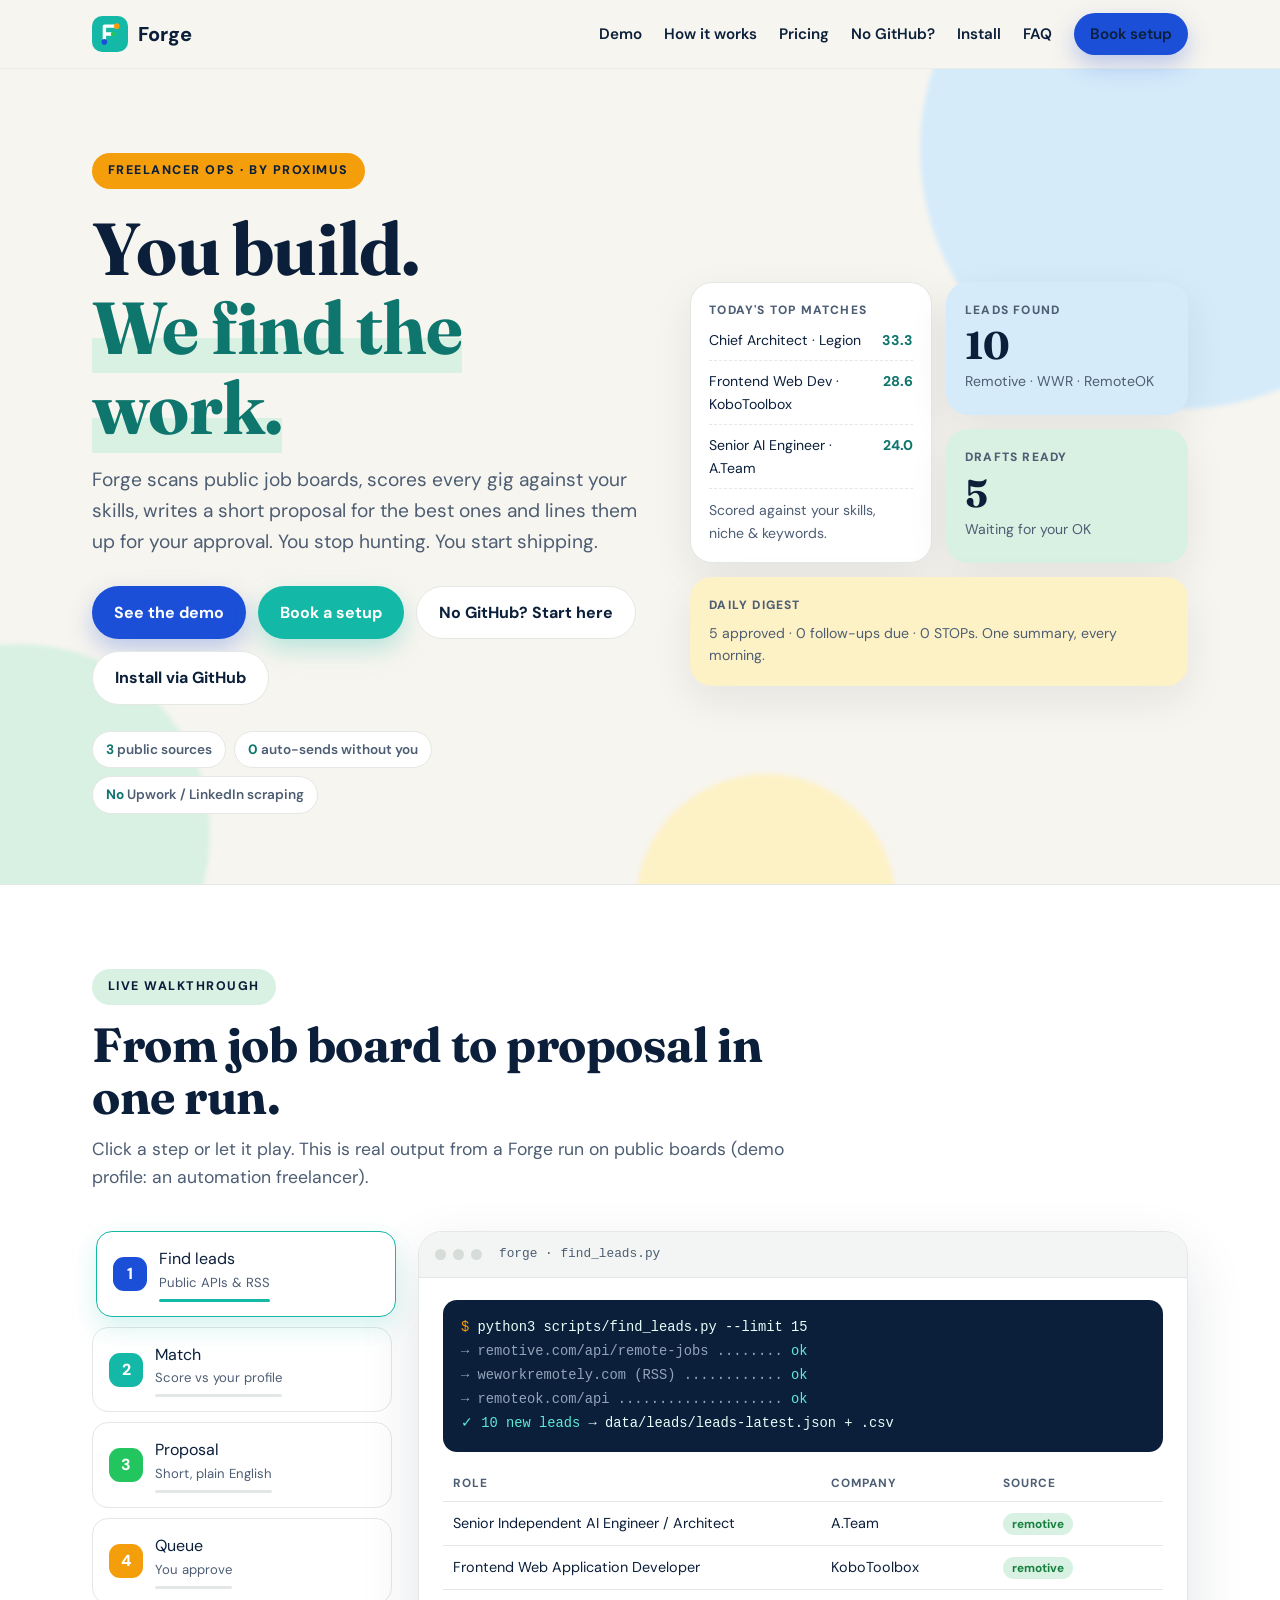
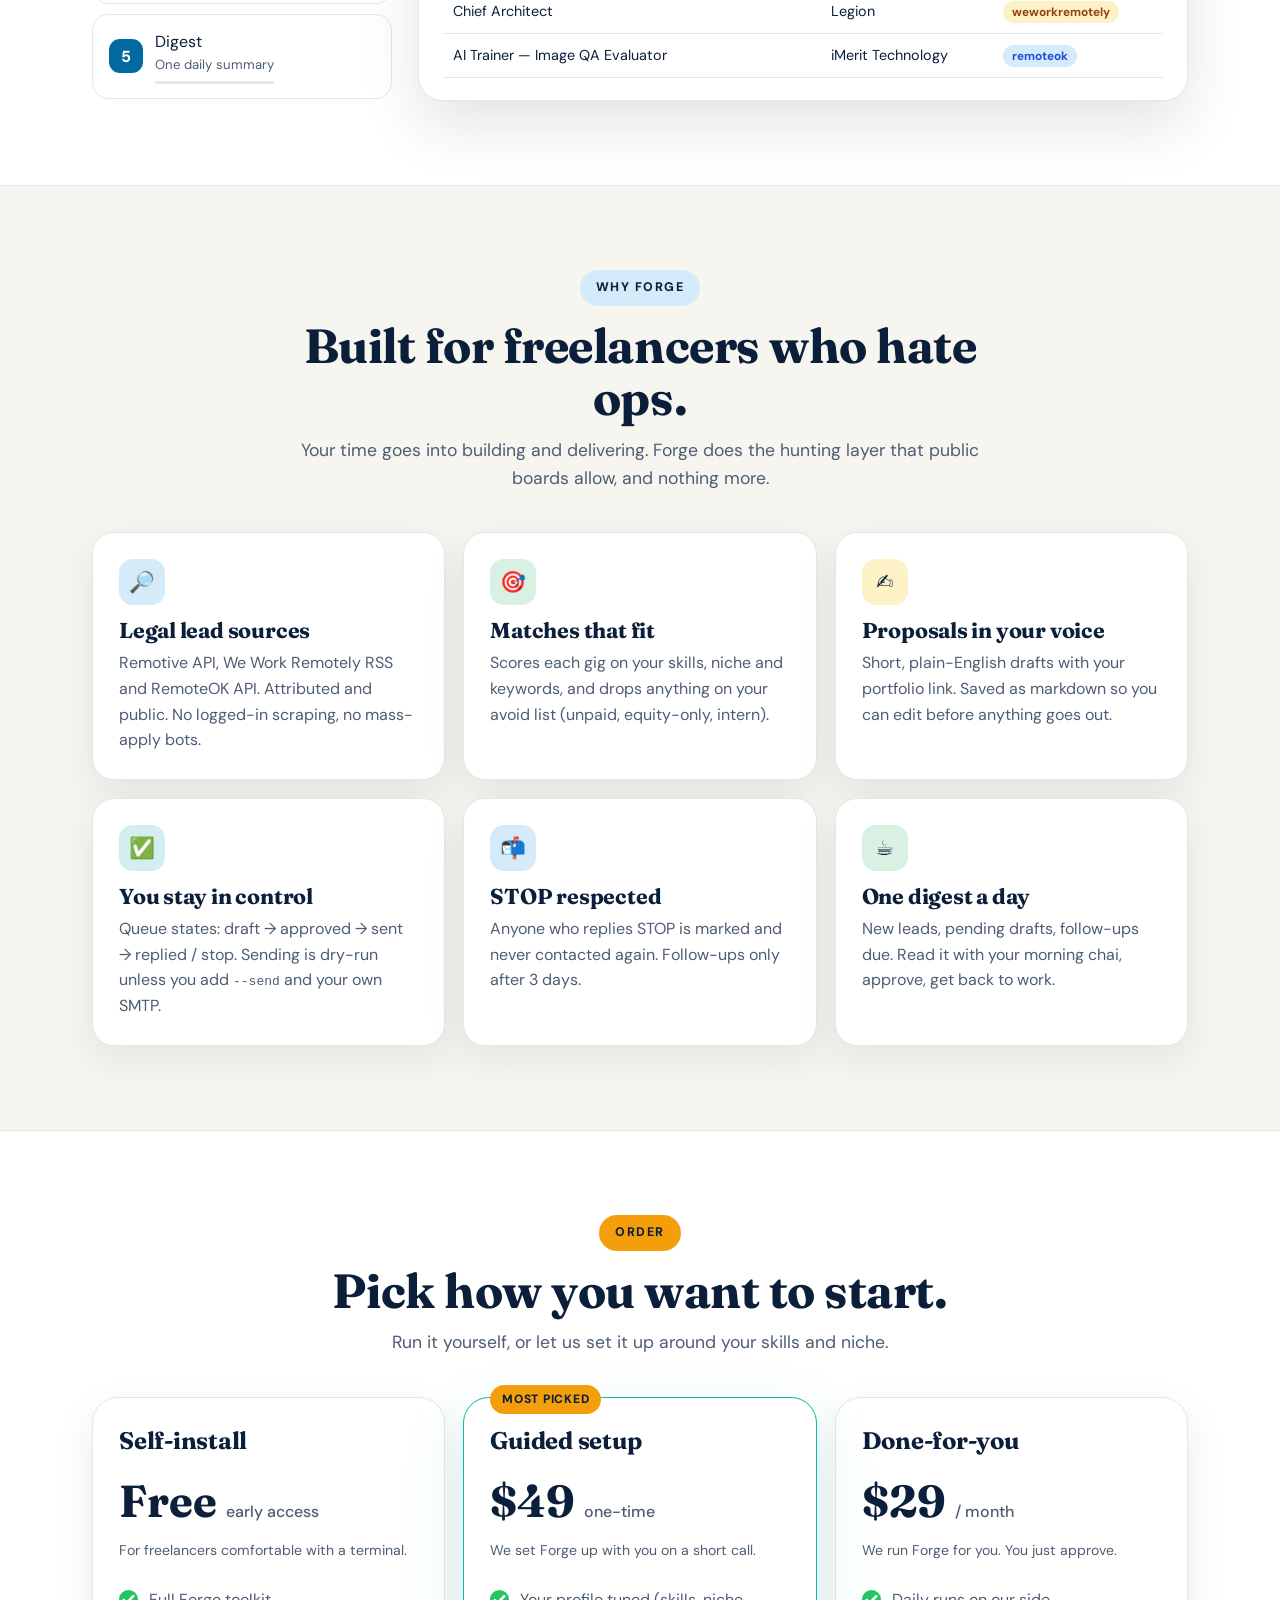
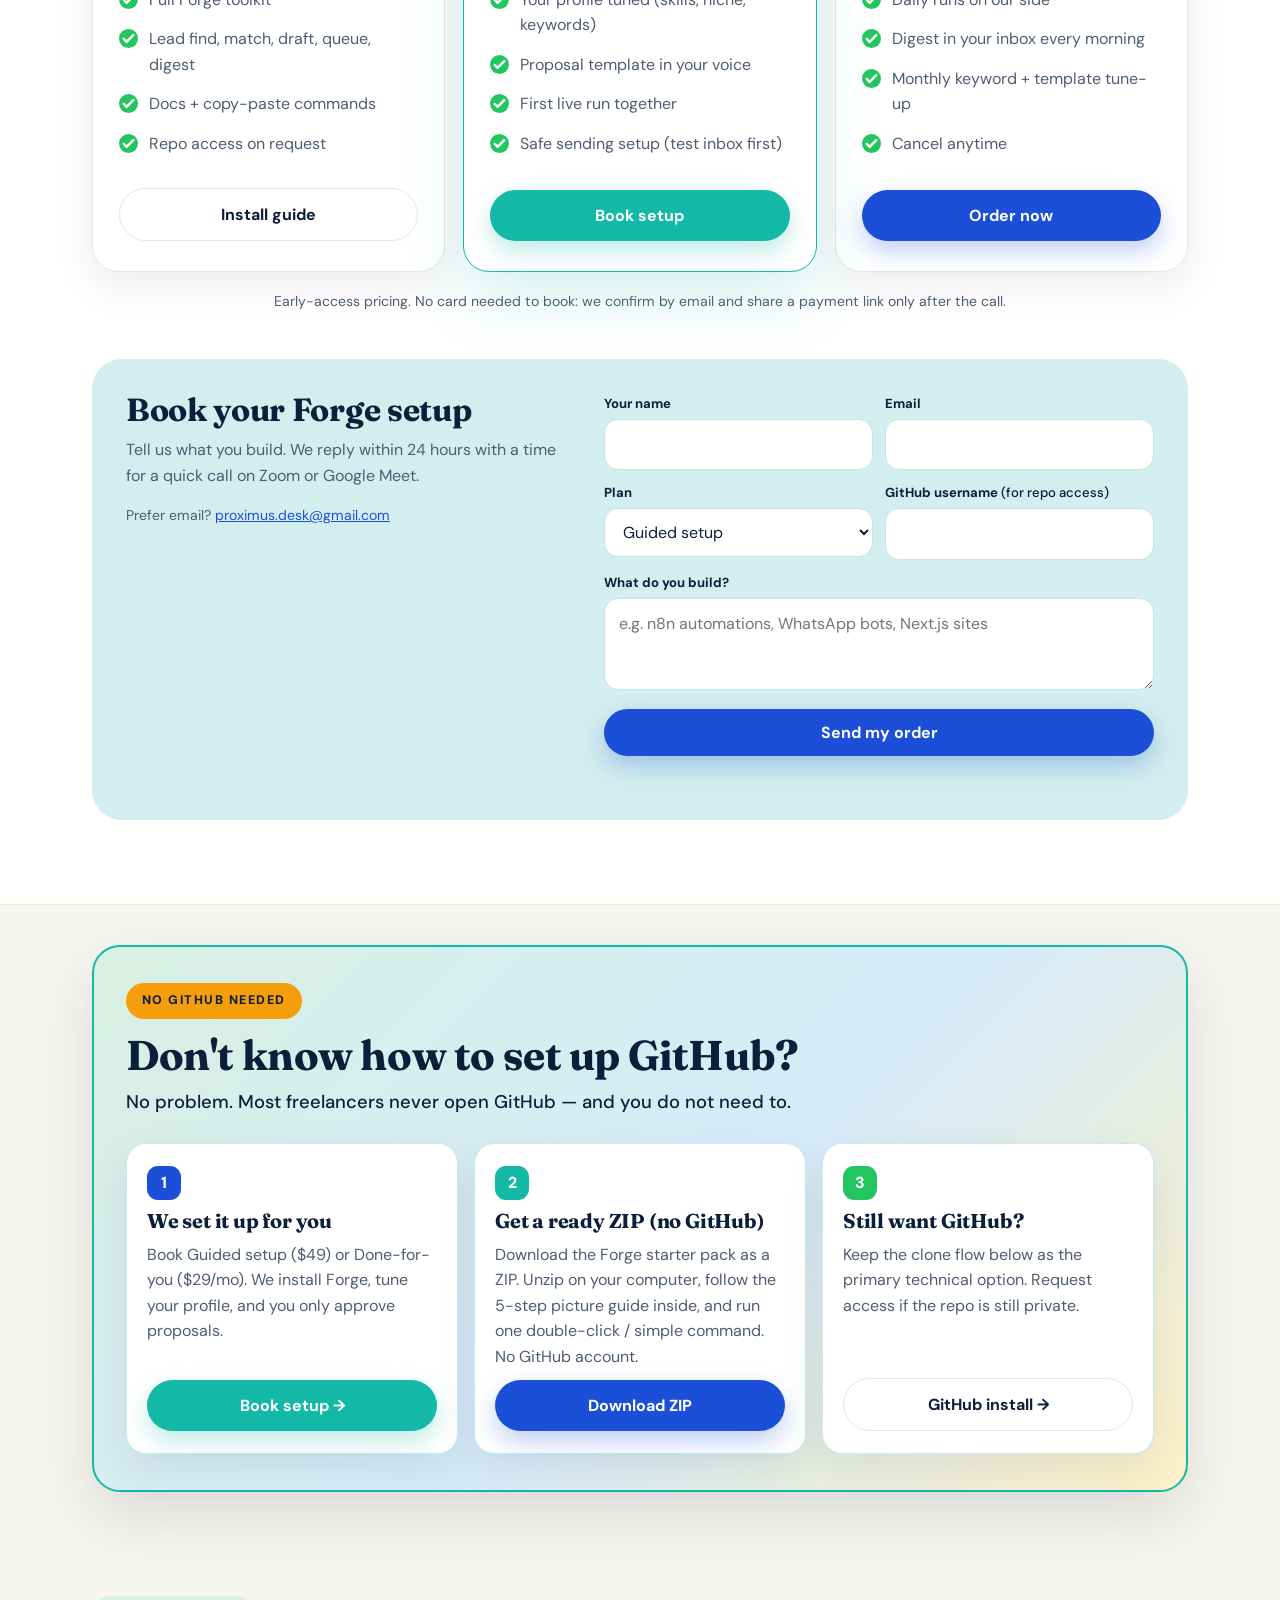
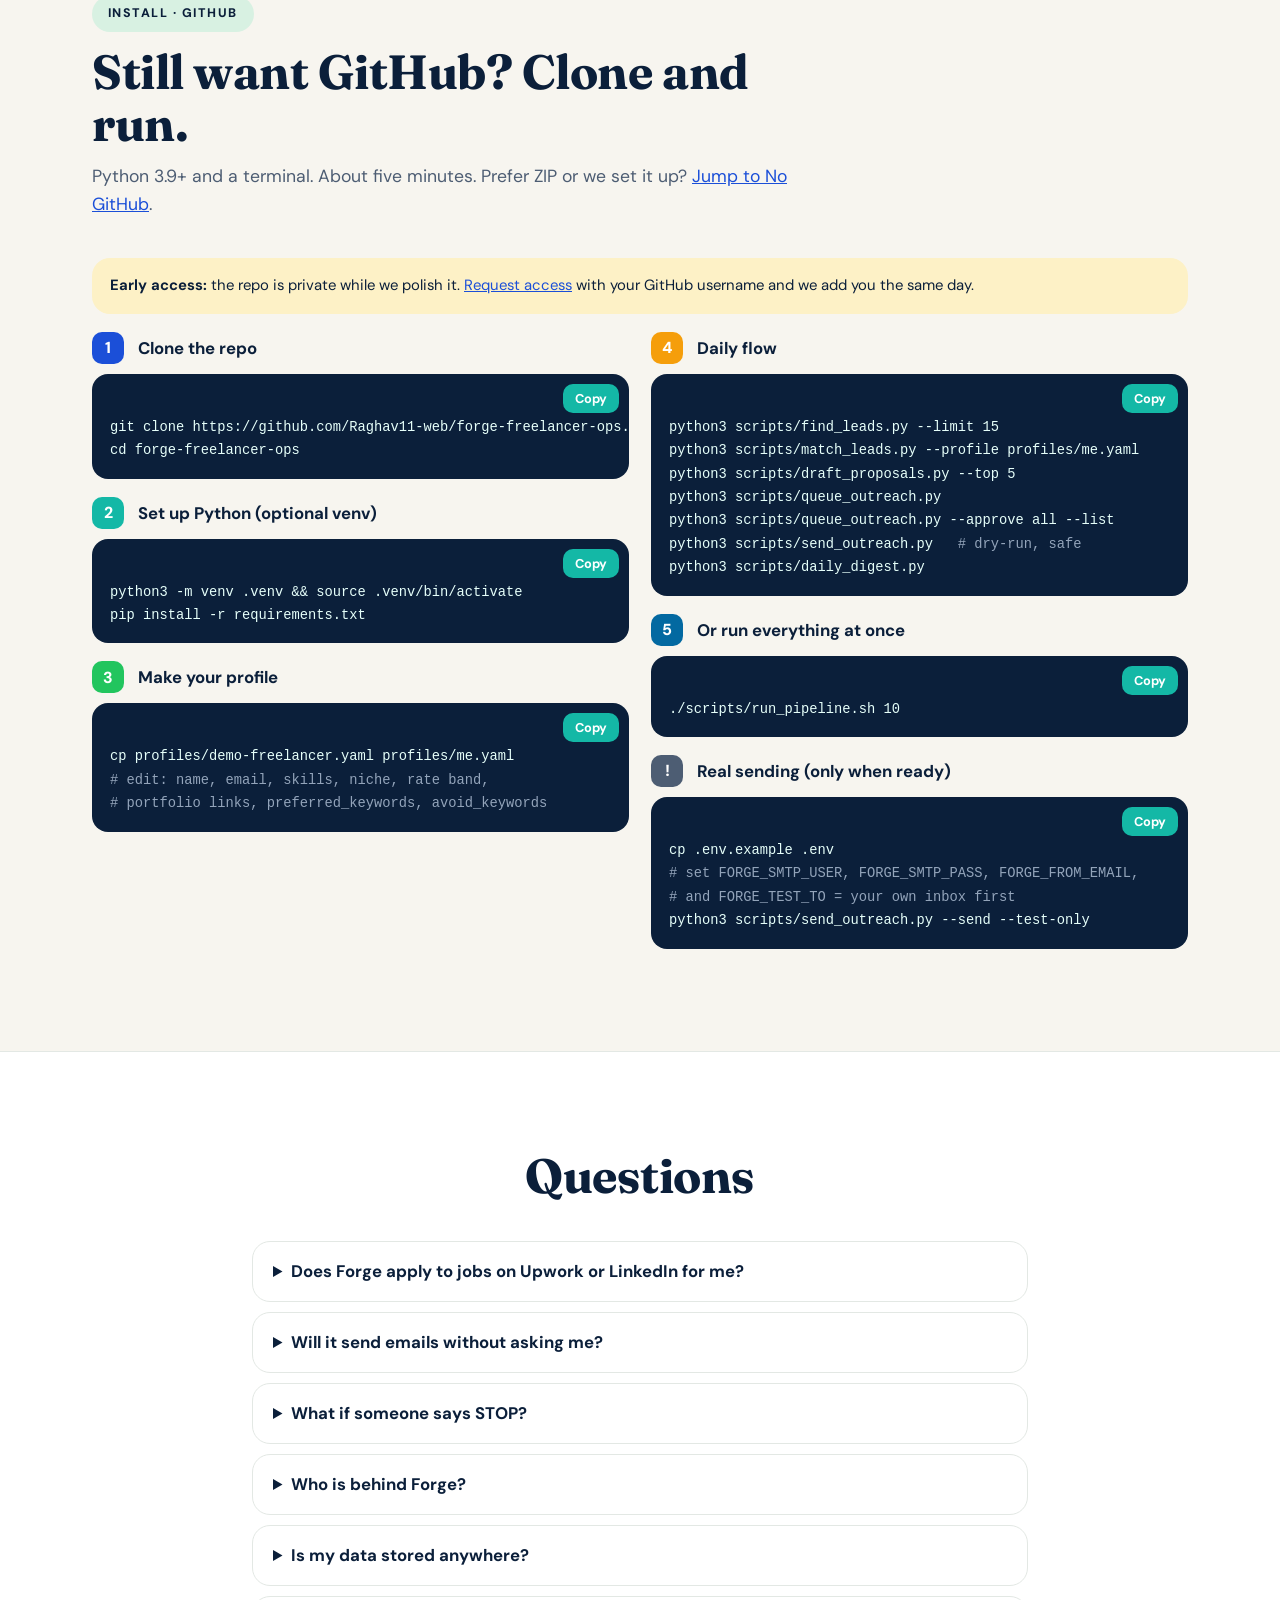
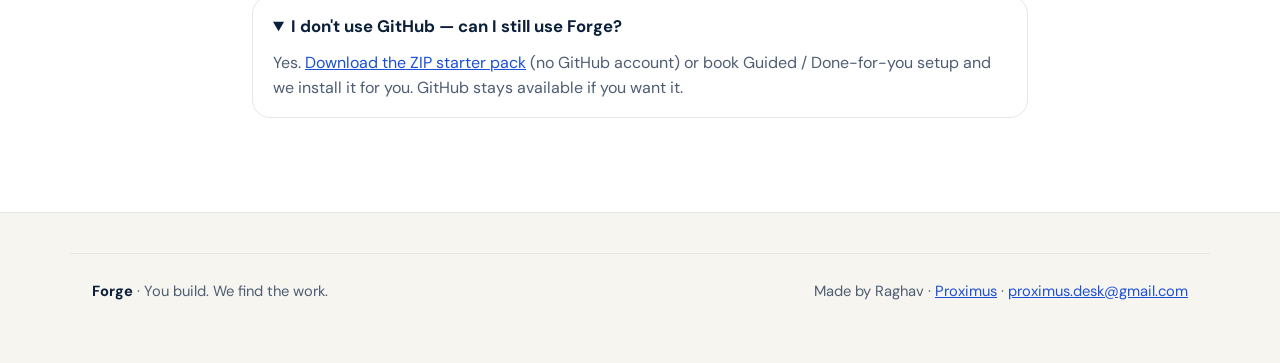
<file: index.html>
<!DOCTYPE html>
<html lang="en">
<head>
<meta charset="UTF-8">
<meta name="viewport" content="width=device-width, initial-scale=1">
<title>Forge — You build. We find the work.</title>
<meta name="description" content="Forge finds freelance gigs on public job boards, matches them to your skills, drafts short proposals and queues outreach for your approval. You build. We find the work.">
<meta property="og:title" content="Forge — You build. We find the work.">
<meta property="og:description" content="Lead find → match → proposal → queue. A freelancer ops toolkit by Raghav at Proximus.">
<meta property="og:type" content="website">
<meta name="theme-color" content="#14B8A6">
<link rel="icon" href="/favicon.svg" type="image/svg+xml">
<link rel="preconnect" href="https://fonts.googleapis.com"><link rel="preconnect" href="https://fonts.gstatic.com" crossorigin>
<link href="https://fonts.googleapis.com/css2?family=DM+Sans:opsz,wght@9..40,400;9..40,500;9..40,700;9..40,800&family=Fraunces:opsz,wght@9..144,600;9..144,700&display=swap" rel="stylesheet">
<link rel="stylesheet" href="/style.css">
</head>
<body>
<nav><div class="wrap">
  <a class="brand" href="#top"><img src="/assets/forge-mark.svg" alt="" width="36" height="36"> Forge</a>
  <div class="links">
    <a href="#demo">Demo</a><a href="#how">How it works</a><a href="#pricing">Pricing</a><a href="#no-github">No GitHub?</a><a href="#install">Install</a><a href="#faq">FAQ</a>
    <a class="btn btn-p btn-sm" href="#order">Book setup</a>
  </div>
</div></nav>

<header class="hero" id="top">
  <div class="blob" style="width:520px;height:520px;background:var(--sky);right:-160px;top:-180px"></div>
  <div class="blob" style="width:380px;height:380px;background:var(--mint);left:-170px;bottom:-140px"></div>
  <div class="blob" style="width:260px;height:260px;background:var(--butter);right:30%;bottom:-150px"></div>
  <div class="wrap">
    <div>
      <span class="tag">Freelancer ops · by Proximus</span>
      <h1>You build.<br><em>We find the work.</em></h1>
      <p class="lead">Forge scans public job boards, scores every gig against your skills, writes a short proposal for the best ones and lines them up for your approval. You stop hunting. You start shipping.</p>
      <div class="cta">
        <a class="btn btn-p" href="#demo">See the demo</a>
        <a class="btn btn-t" href="#order">Book a setup</a>
        <a class="btn btn-g" href="#no-github">No GitHub? Start here</a>
        <a class="btn btn-g" href="#install">Install via GitHub</a>
      </div>
      <div class="chips">
        <span class="chip"><b>3</b> public sources</span>
        <span class="chip"><b>0</b> auto-sends without you</span>
        <span class="chip"><b>No</b> Upwork / LinkedIn scraping</span>
      </div>
    </div>
    <div class="board" aria-hidden="true">
      <div class="pin tall">
        <div class="k">Today's top matches</div>
        <div class="lead-row"><span>Chief Architect · Legion</span><span class="score">33.3</span></div>
        <div class="lead-row"><span>Frontend Web Dev · KoboToolbox</span><span class="score">28.6</span></div>
        <div class="lead-row"><span>Senior AI Engineer · A.Team</span><span class="score">24.0</span></div>
        <p class="mini" style="margin-top:10px">Scored against your skills, niche &amp; keywords.</p>
      </div>
      <div class="pin sky"><div class="k">Leads found</div><div class="big">10</div><p class="mini">Remotive · WWR · RemoteOK</p></div>
      <div class="pin mint"><div class="k">Drafts ready</div><div class="big">5</div><p class="mini">Waiting for your OK</p></div>
      <div class="pin butter" style="grid-column:span 2"><div class="k">Daily digest</div><p class="mini" style="margin-top:6px">5 approved · 0 follow-ups due · 0 STOPs. One summary, every morning.</p></div>
    </div>
  </div>
</header>

<section id="demo" class="alt">
  <div class="wrap">
    <div class="sec-h"><span class="tag" style="background:var(--mint)">Live walkthrough</span><h2>From job board to proposal in one run.</h2><p>Click a step or let it play. This is real output from a Forge run on public boards (demo profile: an automation freelancer).</p></div>
    <div class="demo">
      <div class="steps" role="tablist">
        <button class="step on" data-step="0" role="tab"><span class="n c1">1</span><span>Find leads<small>Public APIs &amp; RSS</small><div class="bar"><i></i></div></span></button>
        <button class="step" data-step="1" role="tab"><span class="n c2">2</span><span>Match<small>Score vs your profile</small><div class="bar"><i></i></div></span></button>
        <button class="step" data-step="2" role="tab"><span class="n c3">3</span><span>Proposal<small>Short, plain English</small><div class="bar"><i></i></div></span></button>
        <button class="step" data-step="3" role="tab"><span class="n c4">4</span><span>Queue<small>You approve</small><div class="bar"><i></i></div></span></button>
        <button class="step" data-step="4" role="tab"><span class="n c5">5</span><span>Digest<small>One daily summary</small><div class="bar"><i></i></div></span></button>
      </div>
      <div class="screen">
        <div class="top"><i></i><i></i><i></i><span id="scr-title">forge · find_leads.py</span></div>

        <div class="pane on" data-title="forge · find_leads.py">
<div class="term"><span class="p">$</span> python3 scripts/find_leads.py --limit 15
<span class="dim">→ remotive.com/api/remote-jobs ........</span> <span class="ok">ok</span>
<span class="dim">→ weworkremotely.com (RSS) ............</span> <span class="ok">ok</span>
<span class="dim">→ remoteok.com/api ....................</span> <span class="ok">ok</span>
<span class="ok">✓ 10 new leads</span> → data/leads/leads-latest.json + .csv</div>
          <table class="t"><thead><tr><th>Role</th><th>Company</th><th>Source</th></tr></thead><tbody>
            <tr><td>Senior Independent AI Engineer / Architect</td><td>A.Team</td><td><span class="src r">remotive</span></td></tr>
            <tr><td>Frontend Web Application Developer</td><td>KoboToolbox</td><td><span class="src r">remotive</span></td></tr>
            <tr><td>Chief Architect</td><td>Legion</td><td><span class="src w">weworkremotely</span></td></tr>
            <tr><td>AI Trainer — Image QA Evaluator</td><td>iMerit Technology</td><td><span class="src">remoteok</span></td></tr>
          </tbody></table>
        </div>

        <div class="pane" data-title="forge · match_leads.py">
<div class="term"><span class="p">$</span> python3 scripts/match_leads.py --profile profiles/you.yaml
<span class="ok">✓ 10 leads scored</span> <span class="dim">· skills · niche · preferred keywords · avoid list</span></div>
          <table class="t"><thead><tr><th>Lead</th><th>Why it matched</th><th>Score</th></tr></thead><tbody>
            <tr><td>Chief Architect · Legion</td><td><div class="hits"><span>automation</span><span>python</span><span>llm</span><span>integration</span></div></td><td><div class="meter"><i style="width:82%"></i></div> 33.3</td></tr>
            <tr><td>Frontend Web Dev · KoboToolbox</td><td><div class="hits"><span>api</span><span>python</span><span>bot</span></div></td><td><div class="meter"><i style="width:70%"></i></div> 28.6</td></tr>
            <tr><td>AI Engineer · A.Team</td><td><div class="hits"><span>contract</span><span>llm</span><span>ai</span><span>api</span></div></td><td><div class="meter"><i style="width:59%"></i></div> 24.0</td></tr>
          </tbody></table>
        </div>

        <div class="pane" data-title="data/proposals/05-a-team-senior-ai-engineer.md">
          <div class="mail">
            <div class="h"><b>Subject:</b> Re: Senior Independent AI Engineer / Architect — quick fit check &nbsp; <span class="badge b-draft">draft · not sent</span></div>
            <p>Hi A.Team team,</p>
            <p>I saw your post for Senior Independent AI Engineer / Architect. I build simple automation for shops and startups: auto replies, lead capture, bookings and daily reports.</p>
            <p>For this role, I can help with AI and API work. I can start with a short paid demo on one real workflow, then we decide.</p>
            <p>If this fits, reply here and I will share a 3-step plan for your use case.</p>
            <p>Thanks,<br>Your name · your portfolio link</p>
          </div>
          <p class="demo-cap">Drafts are markdown files. Edit the tone, then approve only the ones you like.</p>
        </div>

        <div class="pane" data-title="forge · queue_outreach.py --list">
<div class="term"><span class="p">$</span> python3 scripts/queue_outreach.py --approve all --list
<span class="p">$</span> python3 scripts/send_outreach.py   <span class="dim"># dry-run, nothing leaves your machine</span></div>
          <table class="t"><thead><tr><th>Queue item</th><th>Company</th><th>Status</th></tr></thead><tbody>
            <tr><td>q-b097529389b2</td><td>A.Team</td><td><span class="badge b-ok">approved</span></td></tr>
            <tr><td>q-1fe63726f303</td><td>KoboToolbox</td><td><span class="badge b-ok">approved</span></td></tr>
            <tr><td>q-47fe2f515b7e</td><td>Legion</td><td><span class="badge b-draft">draft</span></td></tr>
            <tr><td>q-example-stop</td><td>Replied "STOP"</td><td><span class="badge b-stop">stop · never contacted again</span></td></tr>
          </tbody></table>
        </div>

        <div class="pane" data-title="data/daily-digest-latest.md">
          <div class="digest">
            <div style="background:var(--sky)"><b>10</b>new leads</div>
            <div style="background:var(--aqua)"><b>10</b>matched</div>
            <div style="background:var(--mint)"><b>5</b>drafts</div>
            <div style="background:var(--butter)"><b>0</b>follow-ups due</div>
          </div>
          <div class="mail"><div class="h"><b>Forge daily digest</b> · every morning</div>
            <p>Top match: <b>Chief Architect @ Legion</b> (33.3). 5 proposals approved, waiting to send. No follow-ups due today. Nothing needs your attention beyond 5 quick approvals.</p></div>
        </div>
      </div>
    </div>
  </div>
</section>

<section id="how">
  <div class="wrap">
    <div class="sec-h center"><span class="tag" style="background:var(--sky)">Why Forge</span><h2>Built for freelancers who hate ops.</h2><p>Your time goes into building and delivering. Forge does the hunting layer that public boards allow, and nothing more.</p></div>
    <div class="grid3">
      <div class="feat reveal"><div class="ic" style="background:var(--sky)">🔎</div><h3>Legal lead sources</h3><p>Remotive API, We Work Remotely RSS and RemoteOK API. Attributed and public. No logged-in scraping, no mass-apply bots.</p></div>
      <div class="feat reveal"><div class="ic" style="background:var(--mint)">🎯</div><h3>Matches that fit</h3><p>Scores each gig on your skills, niche and keywords, and drops anything on your avoid list (unpaid, equity-only, intern).</p></div>
      <div class="feat reveal"><div class="ic" style="background:var(--butter)">✍️</div><h3>Proposals in your voice</h3><p>Short, plain-English drafts with your portfolio link. Saved as markdown so you can edit before anything goes out.</p></div>
      <div class="feat reveal"><div class="ic" style="background:var(--aqua)">✅</div><h3>You stay in control</h3><p>Queue states: draft → approved → sent → replied / stop. Sending is dry-run unless you add <code>--send</code> and your own SMTP.</p></div>
      <div class="feat reveal"><div class="ic" style="background:var(--sky)">📬</div><h3>STOP respected</h3><p>Anyone who replies STOP is marked and never contacted again. Follow-ups only after 3 days.</p></div>
      <div class="feat reveal"><div class="ic" style="background:var(--mint)">☕</div><h3>One digest a day</h3><p>New leads, pending drafts, follow-ups due. Read it with your morning chai, approve, get back to work.</p></div>
    </div>
  </div>
</section>

<section id="pricing" class="alt">
  <div class="wrap">
    <div class="sec-h center"><span class="tag">Order</span><h2>Pick how you want to start.</h2><p>Run it yourself, or let us set it up around your skills and niche.</p></div>
    <div class="plans">
      <div class="plan reveal"><h3>Self-install</h3><div class="price">Free <small>early access</small></div><p class="mini">For freelancers comfortable with a terminal.</p>
        <ul><li>Full Forge toolkit</li><li>Lead find, match, draft, queue, digest</li><li>Docs + copy-paste commands</li><li>Repo access on request</li></ul>
        <a class="btn btn-g" href="#install">Install guide</a></div>
      <div class="plan pop reveal"><h3>Guided setup</h3><div class="price">$49 <small>one-time</small></div><p class="mini">We set Forge up with you on a short call.</p>
        <ul><li>Your profile tuned (skills, niche, keywords)</li><li>Proposal template in your voice</li><li>First live run together</li><li>Safe sending setup (test inbox first)</li></ul>
        <a class="btn btn-t" href="#order" data-plan="Guided setup">Book setup</a></div>
      <div class="plan reveal"><h3>Done-for-you</h3><div class="price">$29 <small>/ month</small></div><p class="mini">We run Forge for you. You just approve.</p>
        <ul><li>Daily runs on our side</li><li>Digest in your inbox every morning</li><li>Monthly keyword + template tune-up</li><li>Cancel anytime</li></ul>
        <a class="btn btn-p" href="#order" data-plan="Done-for-you">Order now</a></div>
    </div>
    <p class="note center" style="text-align:center">Early-access pricing. No card needed to book: we confirm by email and share a payment link only after the call.</p>

    <div class="order" id="order">
      <div>
        <h3>Book your Forge setup</h3>
        <p class="mini" style="font-size:1rem">Tell us what you build. We reply within 24 hours with a time for a quick call on Zoom or Google Meet.</p>
        <p class="mini" style="margin-top:16px">Prefer email? <a href="mailto:proximus.desk@gmail.com?subject=Forge%20setup">proximus.desk@gmail.com</a></p>
      </div>
      <!-- Static order form: opens the visitor's mail app with the details filled in.
           To collect submissions without email, set data-endpoint to a Formspree URL (https://formspree.io/f/XXXX). -->
      <form id="orderForm" data-endpoint="" novalidate>
        <div><label for="f-name">Your name</label><input id="f-name" name="name" required autocomplete="name"></div>
        <div><label for="f-email">Email</label><input id="f-email" name="email" type="email" required autocomplete="email"></div>
        <div><label for="f-plan">Plan</label><select id="f-plan" name="plan"><option>Guided setup</option><option>Done-for-you</option><option>Self-install (repo access)</option><option>Not sure yet</option></select></div>
        <div><label for="f-gh">GitHub username <span style="font-weight:500">(for repo access)</span></label><input id="f-gh" name="github"></div>
        <div class="full"><label for="f-skills">What do you build?</label><textarea id="f-skills" name="skills" placeholder="e.g. n8n automations, WhatsApp bots, Next.js sites"></textarea></div>
        <input class="hp" name="website_url" tabindex="-1" autocomplete="off" aria-hidden="true">
        <div class="full"><button class="btn btn-p" type="submit" style="width:100%">Send my order</button></div>
        <p class="form-msg" id="formMsg" role="status"></p>
      </form>
    </div>
  </div>
</section>


<section id="no-github" class="no-gh">
  <div class="wrap">
    <div class="no-gh-card">
      <span class="tag" style="background:var(--amber)">No GitHub needed</span>
      <h2>Don't know how to set up GitHub?</h2>
      <p class="lead-tight">No problem. Most freelancers never open GitHub — and you do not need to.</p>
      <div class="no-gh-paths">
        <article>
          <span class="n c1">1</span>
          <h3>We set it up for you</h3>
          <p>Book Guided setup ($49) or Done-for-you ($29/mo). We install Forge, tune your profile, and you only approve proposals.</p>
          <a class="btn btn-t" href="#order">Book setup →</a>
        </article>
        <article>
          <span class="n c2">2</span>
          <h3>Get a ready ZIP (no GitHub)</h3>
          <p>Download the Forge starter pack as a ZIP. Unzip on your computer, follow the 5-step picture guide inside, and run one double-click / simple command. No GitHub account.</p>
          <a class="btn btn-p" href="/downloads/forge-starter.zip" download>Download ZIP</a>
        </article>
        <article>
          <span class="n c3">3</span>
          <h3>Still want GitHub?</h3>
          <p>Keep the clone flow below as the primary technical option. Request access if the repo is still private.</p>
          <a class="btn btn-g" href="#install">GitHub install →</a>
        </article>
      </div>
    </div>
  </div>
</section>

<section id="install">
  <div class="wrap">
    <div class="sec-h"><span class="tag" style="background:var(--mint)">Install · GitHub</span><h2>Still want GitHub? Clone and run.</h2><p>Python 3.9+ and a terminal. About five minutes. Prefer ZIP or we set it up? <a href="#no-github">Jump to No GitHub</a>.</p></div>
    <div class="callout"><b>Early access:</b> the repo is private while we polish it. <a href="#order" data-plan="Self-install (repo access)">Request access</a> with your GitHub username and we add you the same day.</div>
    <div class="inst">
      <div>
        <div class="istep"><span class="n c1">1</span><h4>Clone the repo</h4></div>
        <div class="cmd"><pre>git clone https://github.com/Raghav11-web/forge-freelancer-ops.git
cd forge-freelancer-ops</pre><button class="copy">Copy</button></div>
        <div class="istep"><span class="n c2">2</span><h4>Set up Python (optional venv)</h4></div>
        <div class="cmd"><pre>python3 -m venv .venv && source .venv/bin/activate
pip install -r requirements.txt</pre><button class="copy">Copy</button></div>
        <div class="istep"><span class="n c3">3</span><h4>Make your profile</h4></div>
        <div class="cmd"><pre>cp profiles/demo-freelancer.yaml profiles/me.yaml
<span class="c"># edit: name, email, skills, niche, rate band,
# portfolio links, preferred_keywords, avoid_keywords</span></pre><button class="copy">Copy</button></div>
      </div>
      <div>
        <div class="istep"><span class="n c4">4</span><h4>Daily flow</h4></div>
        <div class="cmd"><pre>python3 scripts/find_leads.py --limit 15
python3 scripts/match_leads.py --profile profiles/me.yaml
python3 scripts/draft_proposals.py --top 5
python3 scripts/queue_outreach.py
python3 scripts/queue_outreach.py --approve all --list
python3 scripts/send_outreach.py   <span class="c"># dry-run, safe</span>
python3 scripts/daily_digest.py</pre><button class="copy">Copy</button></div>
        <div class="istep"><span class="n c5">5</span><h4>Or run everything at once</h4></div>
        <div class="cmd"><pre>./scripts/run_pipeline.sh 10</pre><button class="copy">Copy</button></div>
        <div class="istep"><span class="n" style="background:var(--muted)">!</span><h4>Real sending (only when ready)</h4></div>
        <div class="cmd"><pre>cp .env.example .env
<span class="c"># set FORGE_SMTP_USER, FORGE_SMTP_PASS, FORGE_FROM_EMAIL,
# and FORGE_TEST_TO = your own inbox first</span>
python3 scripts/send_outreach.py --send --test-only</pre><button class="copy">Copy</button></div>
      </div>
    </div>
  </div>
</section>

<section id="faq" class="alt">
  <div class="wrap" style="max-width:820px">
    <div class="sec-h center"><h2>Questions</h2></div>
    <details><summary>Does Forge apply to jobs on Upwork or LinkedIn for me?</summary><p>No. Forge only reads public boards that allow it (Remotive, We Work Remotely, RemoteOK). It never logs into Upwork or LinkedIn, so your accounts stay safe.</p></details>
    <details><summary>Will it send emails without asking me?</summary><p>Never. Sending is a dry-run by default. Real mail needs your own SMTP settings and the <code>--send</code> flag, and we recommend <code>--test-only</code> to your own inbox first.</p></details>
    <details><summary>What if someone says STOP?</summary><p>Mark it with <code>queue_outreach.py --stop q-ID</code> and Forge never contacts them again.</p></details>
    <details><summary>Who is behind Forge?</summary><p>Raghav, at <a href="https://proximus-landing.vercel.app">Proximus</a>. We build AI automation for small businesses and made Forge to stop wasting our own hours on gig hunting.</p></details>
    <details><summary>Is my data stored anywhere?</summary><p>Self-install runs fully on your machine. Leads, drafts and the queue are plain files in your folder.</p></details>
    <details open><summary>I don't use GitHub — can I still use Forge?</summary><p>Yes. <a href="#no-github">Download the ZIP starter pack</a> (no GitHub account) or book Guided / Done-for-you setup and we install it for you. GitHub stays available if you want it.</p></details>
  </div>
</section>

<footer><div class="wrap">
  <div><b style="color:var(--ink)">Forge</b> · You build. We find the work.</div>
  <div>Made by Raghav · <a href="https://proximus-landing.vercel.app">Proximus</a> · <a href="mailto:proximus.desk@gmail.com">proximus.desk@gmail.com</a></div>
</div></footer>
<script src="/app.js" defer></script>
</body>
</html>
</file>
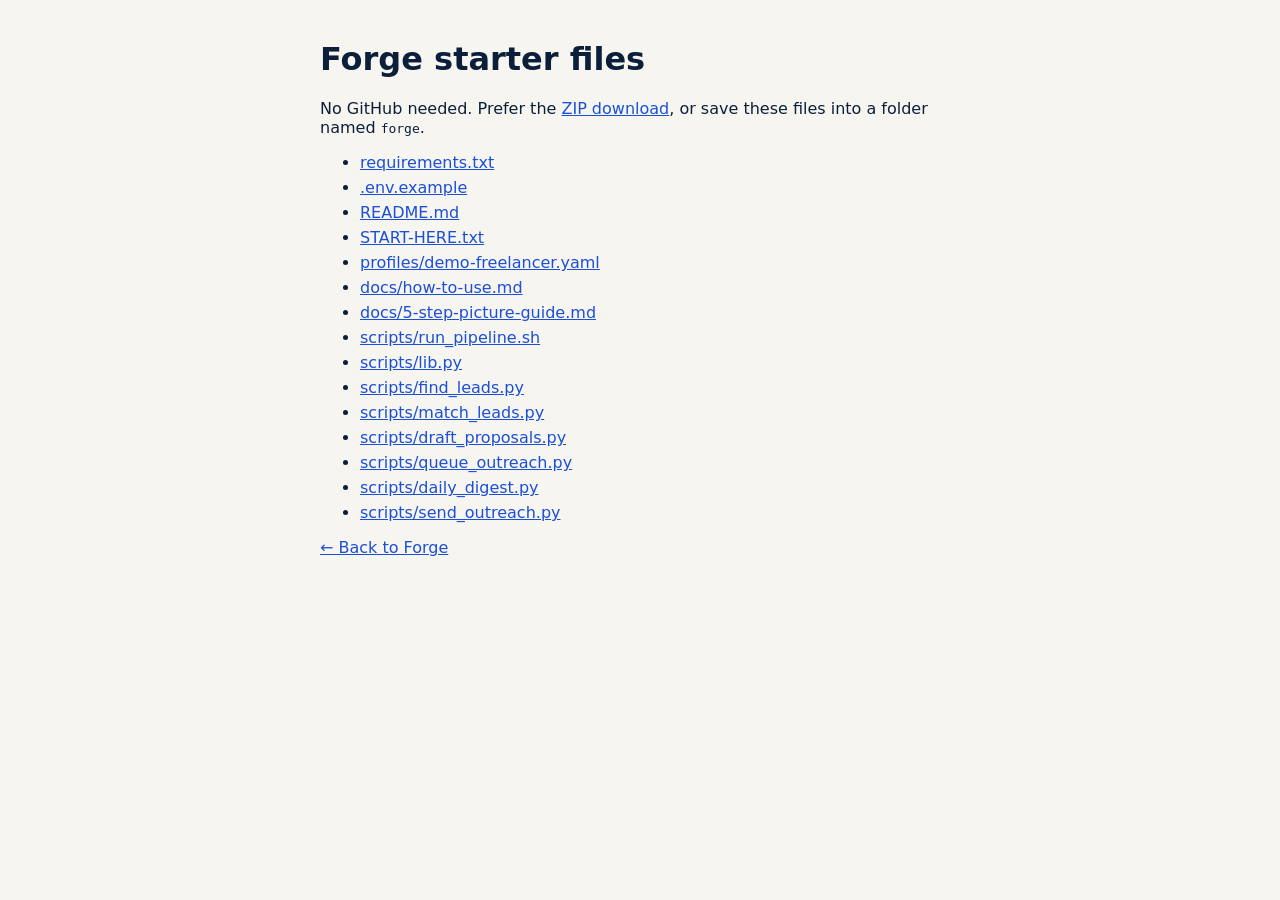
<file: downloads/forge-starter/index.html>
<!DOCTYPE html><html><head><meta charset="utf-8"><title>Forge starter files</title>
<style>body{font-family:system-ui;max-width:640px;margin:40px auto;padding:0 16px;background:#F7F5EF;color:#0B1F3A}
a{color:#1B4FD8}li{margin:6px 0}</style></head><body>
<h1>Forge starter files</h1>
<p>No GitHub needed. Prefer the <a href="/downloads/forge-starter.zip">ZIP download</a>, or save these files into a folder named <code>forge</code>.</p>
<ul>
<li><a href="requirements.txt">requirements.txt</a></li>
<li><a href=".env.example">.env.example</a></li>
<li><a href="README.md">README.md</a></li>
<li><a href="START-HERE.txt">START-HERE.txt</a></li>
<li><a href="profiles/demo-freelancer.yaml">profiles/demo-freelancer.yaml</a></li>
<li><a href="docs/how-to-use.md">docs/how-to-use.md</a></li>
<li><a href="docs/5-step-picture-guide.md">docs/5-step-picture-guide.md</a></li>
<li><a href="scripts/run_pipeline.sh">scripts/run_pipeline.sh</a></li>
<li><a href="scripts/lib.py">scripts/lib.py</a></li>
<li><a href="scripts/find_leads.py">scripts/find_leads.py</a></li>
<li><a href="scripts/match_leads.py">scripts/match_leads.py</a></li>
<li><a href="scripts/draft_proposals.py">scripts/draft_proposals.py</a></li>
<li><a href="scripts/queue_outreach.py">scripts/queue_outreach.py</a></li>
<li><a href="scripts/daily_digest.py">scripts/daily_digest.py</a></li>
<li><a href="scripts/send_outreach.py">scripts/send_outreach.py</a></li>
</ul>
<p><a href="/#no-github">← Back to Forge</a></p>
</body></html>
</file>
<file: style.css>
/* CRITICAL: No GitHub card must always be visible */
#no-github, #no-github *, .no-gh-card, .no-gh-card * { opacity: 1 !important; transform: none !important; visibility: visible !important; }
/* Forge — bright Pinterest-style landing. Teal / blue / green / amber on off-white. No pink, light by default. */
:root{
  --bg:#F7F5EF;--card:#fff;--ink:#0B1F3A;--muted:#4D5D73;--line:#E3E8E4;
  --teal:#14B8A6;--teal-d:#0F766E;--blue:#1B4FD8;--sky:#D5EBFA;--green:#22C55E;--mint:#D8F1E2;
  --amber:#F59E0B;--butter:#FDF1C6;--aqua:#D3EEEE;
  --r:22px;--sh:0 14px 40px rgba(11,31,58,.08);--sh2:0 24px 60px rgba(11,31,58,.12);
  --serif:"Fraunces",Georgia,serif;--sans:"DM Sans",system-ui,-apple-system,"Segoe UI",sans-serif;
  --mono:ui-monospace,SFMono-Regular,Menlo,Consolas,monospace;
}
*{box-sizing:border-box}html{scroll-behavior:smooth}
body{margin:0;font-family:var(--sans);color:var(--ink);background:var(--bg);line-height:1.6;-webkit-font-smoothing:antialiased}
a{color:var(--blue)}img{max-width:100%}
.wrap{max-width:1140px;margin:0 auto;padding:0 22px}
.blob{position:absolute;border-radius:50%;z-index:0;filter:blur(2px)}
/* nav */
nav{position:sticky;top:0;z-index:50;background:rgba(247,245,239,.86);backdrop-filter:blur(10px);border-bottom:1px solid rgba(227,232,228,.7)}
nav .wrap{display:flex;align-items:center;justify-content:space-between;height:68px;gap:16px}
.brand{display:flex;align-items:center;gap:10px;font-weight:800;font-size:1.25rem;text-decoration:none;color:var(--ink)}
.brand svg{width:36px;height:36px}
.links{display:flex;gap:22px;align-items:center}
.links a{color:var(--ink);text-decoration:none;font-weight:600;font-size:.95rem}
.links a:hover{color:var(--teal-d)}
.btn{display:inline-flex;align-items:center;justify-content:center;gap:8px;padding:13px 22px;border-radius:999px;font-weight:700;text-decoration:none;border:0;cursor:pointer;font-size:1rem;font-family:inherit;transition:transform .15s,box-shadow .15s}
.btn:hover{transform:translateY(-2px)}
.btn-p{background:var(--blue);color:#fff;box-shadow:0 10px 24px rgba(27,79,216,.28)}
.btn-t{background:var(--teal);color:#fff;box-shadow:0 10px 24px rgba(20,184,166,.28)}
.btn-g{background:#fff;color:var(--ink);border:1.5px solid var(--line)}
.btn-sm{padding:9px 16px;font-size:.9rem}
@media(max-width:820px){.links a:not(.btn){display:none}}
/* hero */
.hero{position:relative;overflow:hidden;padding:84px 0 70px}
.hero .wrap{position:relative;z-index:1;display:grid;grid-template-columns:1.05fr .95fr;gap:48px;align-items:center}
@media(max-width:920px){.hero .wrap{grid-template-columns:1fr}}
.tag{display:inline-block;background:var(--amber);color:var(--ink);font-weight:800;letter-spacing:.12em;font-size:.78rem;padding:8px 16px;border-radius:999px;text-transform:uppercase}
h1,h2,h3{font-family:var(--serif);line-height:1.08;letter-spacing:-.01em;margin:0}
h1{font-size:clamp(2.6rem,6vw,4.6rem);margin:20px 0 18px}
h1 em{font-style:normal;color:var(--teal-d);background:linear-gradient(transparent 62%,var(--mint) 62%)}
.lead{font-size:1.2rem;color:var(--muted);max-width:34em;margin:0 0 28px}
.cta{display:flex;gap:12px;flex-wrap:wrap}
.chips{display:flex;gap:8px;flex-wrap:wrap;margin-top:26px}
.chip{background:#fff;border:1px solid var(--line);padding:7px 13px;border-radius:999px;font-size:.85rem;font-weight:600;color:var(--muted)}
.chip b{color:var(--teal-d)}
/* hero board (pinterest mosaic) */
.board{display:grid;grid-template-columns:1fr 1fr;gap:14px}
.pin{background:#fff;border-radius:var(--r);padding:18px;box-shadow:var(--sh);border:1px solid var(--line)}
.pin.sky{background:var(--sky);border-color:transparent}.pin.mint{background:var(--mint);border-color:transparent}
.pin.butter{background:var(--butter);border-color:transparent}.pin.aqua{background:var(--aqua);border-color:transparent}
.pin .k{font-size:.75rem;font-weight:800;letter-spacing:.1em;text-transform:uppercase;color:var(--muted)}
.pin .big{font-family:var(--serif);font-size:2.4rem;font-weight:700;line-height:1;margin:6px 0}
.pin.tall{grid-row:span 2}
.mini{font-size:.88rem;color:var(--muted);margin:0}
.lead-row{display:flex;justify-content:space-between;gap:8px;padding:9px 0;border-bottom:1px dashed var(--line);font-size:.88rem}
.lead-row:last-child{border:0}.score{font-weight:800;color:var(--teal-d)}
/* sections */
section{padding:84px 0;position:relative}
.sec-h{max-width:720px;margin:0 0 40px}
.sec-h h2{font-size:clamp(2rem,4vw,3rem);margin:14px 0 12px}
.sec-h p{color:var(--muted);font-size:1.1rem;margin:0}
.center{text-align:center;margin-left:auto;margin-right:auto}
.alt{background:#fff;border-top:1px solid var(--line);border-bottom:1px solid var(--line)}
/* demo */
.demo{display:grid;grid-template-columns:300px 1fr;gap:26px;align-items:start}
@media(max-width:900px){.demo{grid-template-columns:1fr}}
.steps{display:flex;flex-direction:column;gap:10px}
@media(max-width:900px){.steps{flex-direction:row;overflow-x:auto;padding-bottom:6px}}
.step{display:flex;gap:12px;align-items:center;text-align:left;background:#fff;border:1.5px solid var(--line);border-radius:16px;padding:14px 16px;cursor:pointer;font:inherit;color:var(--ink);transition:.2s;min-width:200px}
.step .n{width:34px;height:34px;flex:0 0 34px;border-radius:11px;display:grid;place-items:center;color:#fff;font-weight:800}
.step small{display:block;color:var(--muted);font-size:.82rem}
.step.on{border-color:var(--teal);box-shadow:0 10px 26px rgba(20,184,166,.18);transform:translateX(4px)}
.step .bar{height:3px;background:var(--line);border-radius:3px;margin-top:6px;overflow:hidden}
.step .bar i{display:block;height:100%;width:0;background:var(--teal)}
.step.on .bar i{animation:fill 5.5s linear forwards}
@keyframes fill{to{width:100%}}
.c1{background:var(--blue)}.c2{background:var(--teal)}.c3{background:var(--green)}.c4{background:var(--amber)}.c5{background:#0369A1}
.screen{background:#fff;border-radius:24px;box-shadow:var(--sh2);border:1px solid var(--line);overflow:hidden;min-height:430px}
.screen .top{display:flex;align-items:center;gap:7px;padding:12px 16px;background:#F2F5F3;border-bottom:1px solid var(--line)}
.screen .top i{width:11px;height:11px;border-radius:50%;background:#D6DDD9}
.screen .top span{margin-left:10px;font-family:var(--mono);font-size:.8rem;color:var(--muted)}
.pane{display:none;padding:22px 24px;animation:up .45s ease}
.pane.on{display:block}
@keyframes up{from{opacity:0;transform:translateY(10px)}to{opacity:1;transform:none}}
.term{background:#0B1F3A;color:#E6FFFA;font-family:var(--mono);font-size:.86rem;border-radius:14px;padding:16px 18px;line-height:1.75;overflow-x:auto;white-space:pre}
.term .p{color:var(--amber)}.term .ok{color:#5EEAD4}.term .dim{color:#93A4BA}
table.t{width:100%;border-collapse:collapse;font-size:.9rem;margin-top:14px}
table.t th{text-align:left;font-size:.74rem;letter-spacing:.08em;text-transform:uppercase;color:var(--muted);padding:8px 10px;border-bottom:1.5px solid var(--line)}
table.t td{padding:10px;border-bottom:1px solid var(--line);vertical-align:top}
.src{font-size:.74rem;font-weight:700;padding:3px 9px;border-radius:999px;background:var(--sky);color:var(--blue);white-space:nowrap}
.src.r{background:var(--mint);color:#15803D}.src.w{background:var(--butter);color:#92400E}
.meter{height:8px;border-radius:8px;background:#EEF2F0;overflow:hidden;min-width:90px}
.meter i{display:block;height:100%;background:linear-gradient(90deg,var(--teal),var(--green));border-radius:8px}
.hits{display:flex;gap:5px;flex-wrap:wrap;margin-top:4px}.hits span{font-size:.72rem;background:#F0FDFA;color:var(--teal-d);border:1px solid #CCFBF1;padding:1px 7px;border-radius:999px}
.mail{border:1px solid var(--line);border-radius:16px;padding:18px 20px;background:#FCFCFA;font-size:.93rem}
.mail .h{font-size:.82rem;color:var(--muted);border-bottom:1px solid var(--line);padding-bottom:10px;margin-bottom:12px}
.mail p{margin:0 0 10px}
.badge{font-size:.72rem;font-weight:800;padding:3px 10px;border-radius:999px;text-transform:uppercase;letter-spacing:.06em}
.b-draft{background:var(--butter);color:#92400E}.b-ok{background:var(--mint);color:#15803D}.b-sent{background:var(--sky);color:var(--blue)}.b-stop{background:#EEF2F0;color:var(--muted)}
.digest{display:grid;grid-template-columns:repeat(4,1fr);gap:12px;margin-bottom:16px}
@media(max-width:640px){.digest{grid-template-columns:1fr 1fr}}
.digest div{border-radius:16px;padding:14px}.digest b{display:block;font-family:var(--serif);font-size:2rem;line-height:1.1}
.demo-cap{margin-top:14px;color:var(--muted);font-size:.9rem}
/* features */
.grid3{display:grid;grid-template-columns:repeat(3,1fr);gap:18px}
@media(max-width:860px){.grid3{grid-template-columns:1fr}}
.feat{border-radius:var(--r);padding:26px;border:1px solid var(--line);background:#fff;box-shadow:var(--sh)}
.feat .ic{width:46px;height:46px;border-radius:14px;display:grid;place-items:center;font-size:1.3rem;margin-bottom:14px}
.feat h3{font-size:1.35rem;margin-bottom:8px}.feat p{color:var(--muted);margin:0}
/* pricing */
.plans{display:grid;grid-template-columns:repeat(3,1fr);gap:18px;align-items:stretch}
@media(max-width:900px){.plans{grid-template-columns:1fr}}
.plan{background:#fff;border:1.5px solid var(--line);border-radius:26px;padding:30px 26px;display:flex;flex-direction:column;box-shadow:var(--sh)}
.plan.pop{border-color:var(--teal);box-shadow:0 24px 60px rgba(20,184,166,.18);position:relative}
.plan.pop:before{content:"Most picked";position:absolute;top:-13px;left:26px;background:var(--amber);color:var(--ink);font-weight:800;font-size:.75rem;padding:5px 12px;border-radius:999px;letter-spacing:.06em;text-transform:uppercase}
.plan h3{font-size:1.5rem}.price{font-family:var(--serif);font-size:2.8rem;font-weight:700;margin:12px 0 2px}
.price small{font-family:var(--sans);font-size:1rem;color:var(--muted);font-weight:500}
.plan ul{list-style:none;padding:0;margin:18px 0 24px;flex:1}
.plan li{padding:7px 0 7px 30px;position:relative;color:var(--muted)}
.plan li:before{content:"";position:absolute;left:0;top:10px;width:19px;height:19px;border-radius:50%;background:var(--green) url("data:image/svg+xml,%3Csvg xmlns='http://www.w3.org/2000/svg' viewBox='0 0 20 20'%3E%3Cpath d='M5 10.5l3 3 7-7' fill='none' stroke='%23fff' stroke-width='2.6' stroke-linecap='round' stroke-linejoin='round'/%3E%3C/svg%3E") center/100% no-repeat}
.note{color:var(--muted);font-size:.88rem;margin-top:18px}
/* order form */
.order{display:grid;grid-template-columns:.9fr 1.1fr;gap:28px;margin-top:46px;background:var(--aqua);border-radius:30px;padding:34px}
@media(max-width:860px){.order{grid-template-columns:1fr;padding:24px}}
.order h3{font-size:2rem;margin-bottom:10px}
form{display:grid;grid-template-columns:1fr 1fr;gap:12px}
form .full{grid-column:1/-1}
label{font-size:.82rem;font-weight:700;color:var(--ink);display:block;margin-bottom:5px}
input,select,textarea{width:100%;padding:12px 14px;border-radius:14px;border:1.5px solid #C6E4E1;background:#fff;font:inherit;color:var(--ink)}
input:focus,select:focus,textarea:focus{outline:none;border-color:var(--teal);box-shadow:0 0 0 4px rgba(20,184,166,.15)}
textarea{min-height:92px;resize:vertical}
.hp{position:absolute;left:-9999px}
.form-msg{grid-column:1/-1;font-size:.9rem;color:var(--teal-d);font-weight:600;min-height:1.2em;margin:0}
@media(max-width:560px){form{grid-template-columns:1fr}}
/* install */
.inst{display:grid;grid-template-columns:1fr 1fr;gap:22px}
@media(max-width:900px){.inst{grid-template-columns:1fr}}
.cmd{position:relative;margin:10px 0 18px}
.cmd pre{margin:0;background:#0B1F3A;color:#E6FFFA;font-family:var(--mono);font-size:.86rem;padding:42px 18px 16px;border-radius:16px;overflow-x:auto;line-height:1.7}
.cmd pre .c{color:#93A4BA}
.copy{position:absolute;top:10px;right:10px;background:var(--teal);color:#fff;border:0;border-radius:10px;padding:6px 12px;font-weight:700;font-size:.8rem;cursor:pointer;font-family:inherit}
.copy.done{background:var(--green)}
.istep{display:flex;gap:14px;margin-bottom:6px}.istep .n{flex:0 0 32px;height:32px;border-radius:10px;display:grid;place-items:center;color:#fff;font-weight:800}
.istep h4{margin:3px 0 0;font-size:1.05rem}
.callout{background:var(--butter);border-radius:18px;padding:16px 18px;font-size:.93rem;margin-bottom:18px}
/* faq */
details{background:#fff;border:1px solid var(--line);border-radius:18px;padding:16px 20px;margin-bottom:10px}
summary{cursor:pointer;font-weight:700;font-size:1.05rem}
details p{color:var(--muted);margin:10px 0 0}
footer{padding:40px 0 60px;color:var(--muted);font-size:.92rem}
footer .wrap{display:flex;justify-content:space-between;gap:16px;flex-wrap:wrap;border-top:1px solid var(--line);padding-top:26px}
.no-gh-card,.no-gh-card *{opacity:1!important;transform:none!important}.reveal{opacity:0;transform:translateY(18px);transition:.6s ease}.reveal.in{opacity:1;transform:none}
@media(prefers-reduced-motion:reduce){*{animation:none!important;transition:none!important}.reveal{opacity:1;transform:none}}
.inst>div,.demo>*,.hero .wrap>*{min-width:0}
.screen{overflow-x:auto}

/* No GitHub callout — cannot miss */
.no-gh{padding:40px 0 20px}
.no-gh-card{background:linear-gradient(135deg,var(--mint) 0%,var(--sky) 55%,var(--butter) 100%);border:2px solid var(--teal);border-radius:28px;padding:36px 32px;box-shadow:var(--sh2)}
.no-gh-card h2{font-size:clamp(1.8rem,3.5vw,2.6rem);margin:14px 0 10px}
.lead-tight{font-size:1.15rem;color:var(--ink);max-width:40em;margin:0 0 26px;font-weight:500}
.no-gh-paths{display:grid;grid-template-columns:repeat(3,1fr);gap:16px}
@media(max-width:900px){.no-gh-paths{grid-template-columns:1fr}}
.no-gh-paths article{background:#fff;border-radius:20px;padding:22px 20px;border:1px solid rgba(20,184,166,.25);box-shadow:var(--sh);display:flex;flex-direction:column;gap:10px}
.no-gh-paths article h3{font-size:1.25rem;margin:0}
.no-gh-paths article p{color:var(--muted);margin:0;flex:1}
.no-gh-paths .n{width:34px;height:34px;border-radius:11px;display:grid;place-items:center;color:#fff;font-weight:800}
</file>
